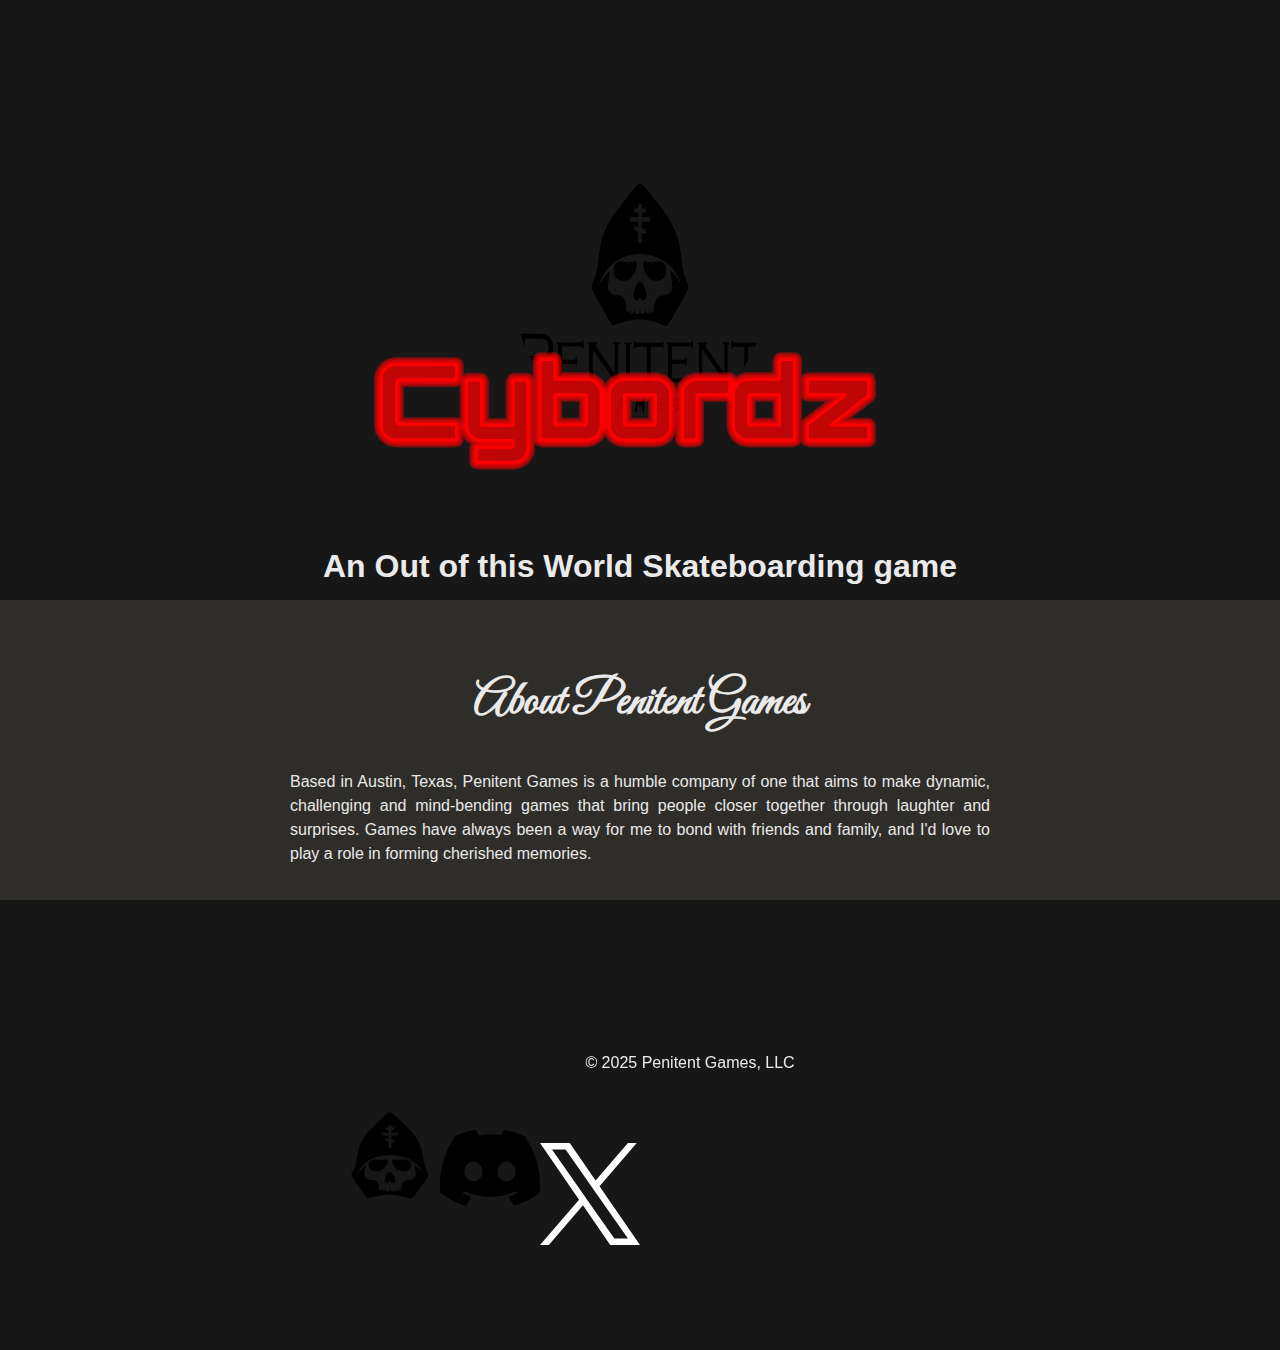
<file: index.html>
<!DOCTYPE html>
<html>
<head>
    <link rel="preconnect" href="https://fonts.googleapis.com">
    <link rel="preconnect" href="https://fonts.gstatic.com" crossorigin>
    <link href="https://fonts.googleapis.com/css2?family=Great+Vibes&display=swap" rel="stylesheet">
    <link href="https://cdn.jsdelivr.net/npm/bootstrap@5.3.2/dist/css/bootstrap.min.css" rel="stylesheet" integrity="sha384-T3c6CoIi6uLrA9TneNEoa7RxnatzjcDSCmG1MXxSR1GAsXEV/Dwwykc2MPK8M2HN" crossorigin="anonymous">
    <script src="https://cdn.jsdelivr.net/npm/bootstrap@5.3.2/dist/js/bootstrap.bundle.min.js" integrity="sha384-C6RzsynM9kWDrMNeT87bh95OGNyZPhcTNXj1NW7RuBCsyN/o0jlpcV8Qyq46cDfL" crossorigin="anonymous"></script>
    <meta name="viewport" content="width=device-width, initial-scale=1.0" />
    <link rel="stylesheet" href="css/main.css" />

    <link rel="icon" type="image/png" href="/favicon/favicon-96x96.png" sizes="96x96" />
    <link rel="icon" type="image/svg+xml" href="/favicon/favicon.svg" />
    <link rel="shortcut icon" href="/favicon/favicon.ico" />
    <link rel="apple-touch-icon" sizes="180x180" href="/favicon/apple-touch-icon.png" />
    <meta name="apple-mobile-web-app-title" content="Penitent" />
    <link rel="manifest" href="/favicon/site.webmanifest" />
</head>
<body>
<div id="heading" class="strip-container">
    <div class="strip">
        <a href="https://penitent.games">
            <img class="logo" alt="Penitent Games" src="images/logo-black-512.png" />
        </a>
    </div>
</div>
<div class="transition top"></div>
<!--<div class="strip-container heading-strip top">-->
<!--    <div class="strip">-->
<!--        <h2>In Development</h2>-->
<!--    </div>-->
<!--</div>-->
<div class="strip-container cybordz">
    <div class="strip">
        <a href="https://cybordz.com"><img class="title" alt="Cybordz" src="images/cybordz/title-logo.png" /></a>
        <h1 class="subtitle">An Out of this World Skateboarding game</h1>
        <p>
            Traverse the galaxy one epic combo at a time.
            Grind through astroid belts, collect upgrades, unlock turbo tricks and orbit the intergalactic gravity pipeline
            as you make your way to SciCorp's evil HQ in this cyberpunk space odyssey.
            Complete score challenges to add time to the clock.  Make it to SciCorp before it's too late.
        </p>

        <!-- Mailchimp Form -->
        <div id="mc_embed_shell">
            <div id="mc_embed_signup">
                <form action="https://games.us13.list-manage.com/subscribe/post?u=bb105755b056d4b53ee93aa4c&amp;id=d498d493fc&amp;f_id=00bb1de9f0" method="post" id="mc-embedded-subscribe-form" name="mc-embedded-subscribe-form" class="validate" target="_blank">
                    <div id="mc_embed_signup_scroll">
                        <div class="mc-field-group"><input type="email" name="EMAIL" class="required email" id="mce-EMAIL" required="" value="" placeholder="Email Address"></div>
                        <div class="mc-field-group input-group" style="display: none;">
                            <strong>Options</strong>
                            <ul>
                                <li><input type="checkbox" name="group[702449][1]" id="mce-group[702449]-702449-0" value="" checked><label for="mce-group[702449]-702449-0">Monthly Updates</label></li>
                                <li><input type="checkbox" name="group[702449][2]" id="mce-group[702449]-702449-1" value="" checked><label for="mce-group[702449]-702449-1">Announcements</label></li>
                                <li><input type="checkbox" name="group[702449][4]" id="mce-group[702449]-702449-2" value="" checked><label for="mce-group[702449]-702449-2">Playtest Events</label></li>
                            </ul>
                        </div>
                        <div id="mce-responses" class="clear">
                            <div class="response" id="mce-error-response" style="display: none;"></div>
                            <div class="response" id="mce-success-response" style="display: none;"></div>
                        </div><div aria-hidden="true" style="position: absolute; left: -5000px;"><input type="text" name="b_bb105755b056d4b53ee93aa4c_d498d493fc" tabindex="-1" value=""></div><div class="clear"><input type="submit" name="subscribe" id="mc-embedded-subscribe" class="button" value="Subscribe"></div>
                    </div>
                </form>
            </div>
        </div>
        <!-- End Mailchimp Form-->
        <div class="resizable-iframe">
            <div>
                <iframe src="https://www.youtube.com/embed/videoseries?list=PL-ywxh0Y94qmXWRakTUaePNBX_fuemBVK&rel=0&loop=1" title="YouTube video player" frameborder="0" allow="accelerometer; autoplay; clipboard-write; encrypted-media; gyroscope; picture-in-picture; web-share" referrerpolicy="strict-origin-when-cross-origin" allowfullscreen></iframe>
            </div>
        </div>
    </div>
</div>
<div class="transition bottom"></div>
<div class="strip-container about">
    <div class="strip">
        <h2>About Penitent Games</h2>
        <p>Based in Austin, Texas, Penitent Games is a humble company of one that aims to make dynamic, challenging and mind-bending games that bring people closer together through laughter and surprises.
            Games have always been a way for me to bond with friends and family, and I'd love to play a role in forming cherished memories.</p>
    </div>
</div>
<div id="footer" class="strip-container">
    <div class="strip">
        <div>
            <a href="https://penitent.games">
                <img class="logo" alt="logo" src="images/logo-no-text-black-transparent.png" />
            </a>
            <div>&copy; 2025 Penitent Games, LLC</div>
            <br/>
            <a href="https://discord.gg/eE64ZmNfAQ" class="discord">
                <img src="images/discord-symbol-black.svg"  alt="discord" />
            </a>
            <a href="https://x.com/penitent_games" class="x">
                <img src="images/x-logo.svg"  alt="X" />
            </a>
        </div>
    </div>
</div>
</body>
</html>
</file>
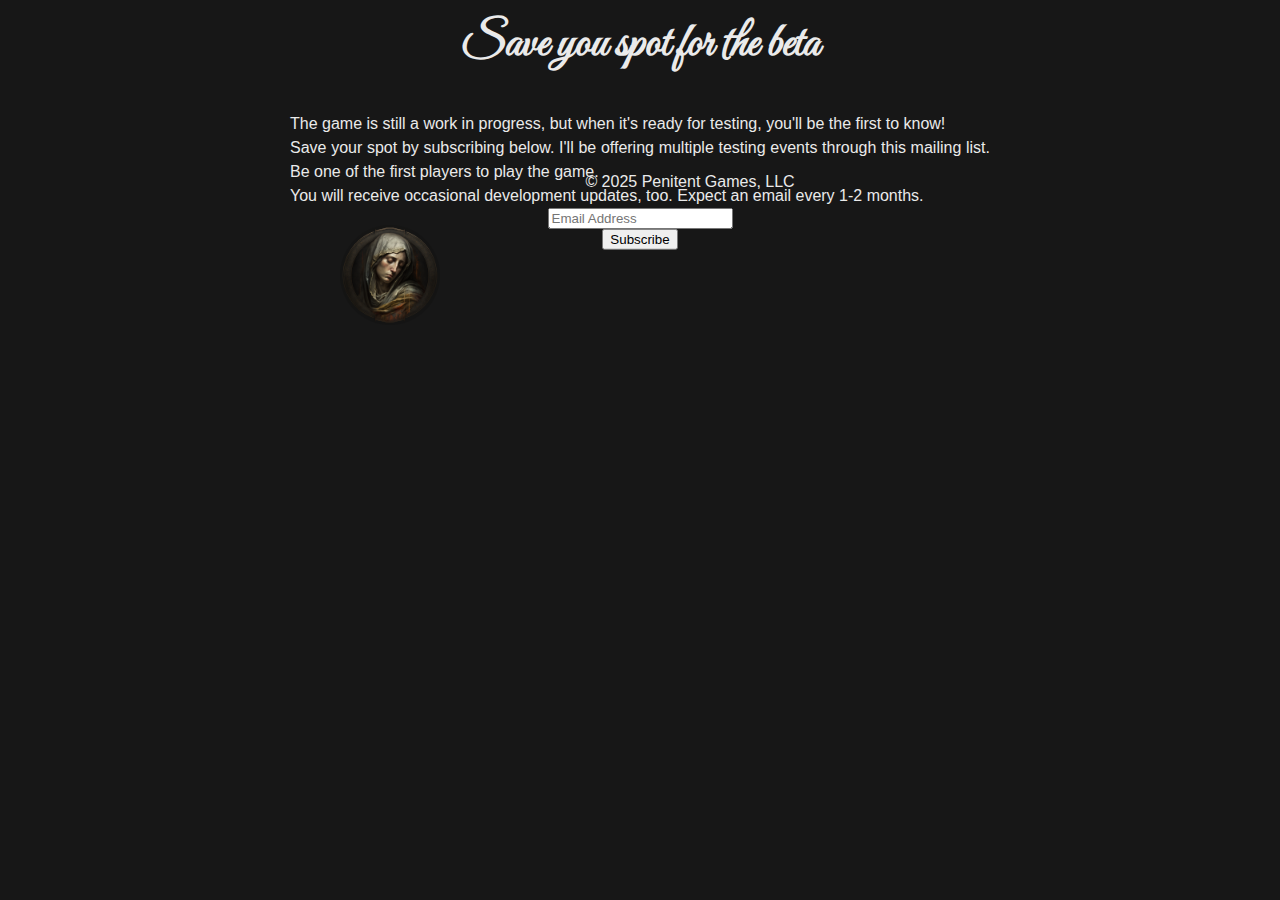
<file: cybordz/index.html>
<!DOCTYPE html>
<html>
<head>
    <!-- Google tag (gtag.js) -->
    <script async src="https://www.googletagmanager.com/gtag/js?id=G-13V1S04HNQ"></script>
    <script>
        window.dataLayer = window.dataLayer || [];
        function gtag(){dataLayer.push(arguments);}
        gtag('js', new Date());

        gtag('config', 'G-13V1S04HNQ');
    </script>
    <link rel="preconnect" href="https://fonts.googleapis.com">
    <link rel="preconnect" href="https://fonts.gstatic.com" crossorigin>
    <link href="https://fonts.googleapis.com/css2?family=Great+Vibes&display=swap" rel="stylesheet">
    <link href="https://cdn.jsdelivr.net/npm/bootstrap@5.3.2/dist/css/bootstrap.min.css" rel="stylesheet" integrity="sha384-T3c6CoIi6uLrA9TneNEoa7RxnatzjcDSCmG1MXxSR1GAsXEV/Dwwykc2MPK8M2HN" crossorigin="anonymous">
    <script src="https://cdn.jsdelivr.net/npm/bootstrap@5.3.2/dist/js/bootstrap.bundle.min.js" integrity="sha384-C6RzsynM9kWDrMNeT87bh95OGNyZPhcTNXj1NW7RuBCsyN/o0jlpcV8Qyq46cDfL" crossorigin="anonymous"></script>
    <meta name="viewport" content="width=device-width, initial-scale=1.0" />
    <link rel="stylesheet" href="../css/main.css" />
    <link rel="icon" type="image/png" href="/favicon/favicon-96x96.png" sizes="96x96" />
    <link rel="icon" type="image/svg+xml" href="/favicon/favicon.svg" />
    <link rel="shortcut icon" href="/favicon/favicon.ico" />
    <link rel="apple-touch-icon" sizes="180x180" href="/favicon/apple-touch-icon.png" />
    <meta name="apple-mobile-web-app-title" content="Penitent" />
    <link rel="manifest" href="/favicon/site.webmanifest" />
</head>
<body id="cybordz">
<div class="strip-container cybordz">
    <div class="strip">
        <a href="http://cybordz.com"><img alt="Cybordz" src="../images/cybordz/title-logo.png" /></a>
        <h2>Save you spot for the beta</h2>
        <p>
            The game is still a work in progress, but when it's ready for testing, you'll be the first to know!
        </p>
        <p>
            Save your spot by subscribing below.  I'll be offering multiple testing events through this mailing list.
            Be one of the first players to play the game.
        </p>
        <p>You will receive occasional development updates, too.  Expect an email every 1-2 months.</p>

        <div id="mc_embed_shell">
            <div id="mc_embed_signup">
                <form action="https://games.us13.list-manage.com/subscribe/post?u=bb105755b056d4b53ee93aa4c&amp;id=d498d493fc&amp;f_id=00bb1de9f0" method="post" id="mc-embedded-subscribe-form" name="mc-embedded-subscribe-form" class="validate" target="_blank">
                    <div id="mc_embed_signup_scroll">
                        <div class="mc-field-group"><input type="email" name="EMAIL" class="required email" id="mce-EMAIL" required="" value="" placeholder="Email Address"></div>
                        <div id="mce-responses" class="clear foot">
                            <div class="response" id="mce-error-response" style="display: none;"></div>
                            <div class="response" id="mce-success-response" style="display: none;"></div>
                        </div>
                        <div aria-hidden="true" style="position: absolute; left: -5000px;">
                            /* real people should not fill this in and expect good things - do not remove this or risk form bot signups */
                            <input type="text" name="b_bb105755b056d4b53ee93aa4c_d498d493fc" tabindex="-1" value="">
                        </div>
                        <div class="optionalParent">
                            <div class="clear foot">
                                <input type="submit" name="subscribe" id="mc-embedded-subscribe" class="button" value="Subscribe">
                            </div>
                        </div>
                    </div>
                </form>
            </div>
        </div>
<!--        <div id="cybordz-carousel" class="carousel slide" data-ride="carousel">-->
<!--            &lt;!&ndash; Indicators &ndash;&gt;-->
<!--            <div class="carousel-indicators">-->
<!--                <button type="button" data-bs-target="#cybordz-carousel" data-bs-slide-to="0" class="active" aria-current="true" aria-label="1"></button>-->
<!--                <button type="button" data-bs-target="#cybordz-carousel" data-bs-slide-to="1" aria-label="2"></button>-->
<!--                <button type="button" data-bs-target="#cybordz-carousel" data-bs-slide-to="2" aria-label="3"></button>-->
<!--                <button type="button" data-bs-target="#cybordz-carousel" data-bs-slide-to="3" aria-label="4"></button>-->
<!--                <button type="button" data-bs-target="#cybordz-carousel" data-bs-slide-to="4" aria-label="5"></button>-->
<!--                <button type="button" data-bs-target="#cybordz-carousel" data-bs-slide-to="5" aria-label="6"></button>-->
<!--                <button type="button" data-bs-target="#cybordz-carousel" data-bs-slide-to="6" aria-label="7"></button>-->
<!--            </div>-->

<!--            <div class="carousel-inner">-->
<!--                &lt;!&ndash;                <div class="carousel-item active">&ndash;&gt;-->
<!--                &lt;!&ndash;                    <iframe id="ytplayer" type="text/html" width="850" height="478"&ndash;&gt;-->
<!--                &lt;!&ndash;                            src="https://www.youtube.com/embed/1234?autoplay=1&origin=https://penitent.games"&ndash;&gt;-->
<!--                &lt;!&ndash;                            frameborder="0"></iframe>&ndash;&gt;-->
<!--                &lt;!&ndash;                </div>&ndash;&gt;-->
<!--                <div class="carousel-item active">-->
<!--                    <img alt="1" src="../images/cybordz/halfpipe.gif" />-->
<!--                </div>-->
<!--                <div class="carousel-item">-->
<!--                    <img alt="2" src="../images/cybordz/360-heelflip-off-ledge.gif" />-->
<!--                </div>-->
<!--                <div class="carousel-item">-->
<!--                    <img alt="3" src="../images/cybordz/aim-mode-activate.gif" />-->
<!--                </div>-->
<!--                <div class="carousel-item">-->
<!--                    <img alt="4" src="../images/cybordz/shooting-at-enemy-1.gif" />-->
<!--                </div>-->
<!--                <div class="carousel-item">-->
<!--                    <img alt="5" src="../images/cybordz/killing-enemy.gif" />-->
<!--                </div>-->
<!--                <div class="carousel-item">-->
<!--                    <img alt="6" src="../images/cybordz/rocket-board.gif" />-->
<!--                </div>-->


<!--                &lt;!&ndash; Left and right controls &ndash;&gt;-->
<!--                <button class="carousel-control-prev" type="button" data-bs-target="#cybordz-carousel" data-bs-slide="prev">-->
<!--                    <span class="carousel-control-prev-icon" aria-hidden="true"></span>-->
<!--                    <span class="visually-hidden">Previous</span>-->
<!--                </button>-->
<!--                <button class="carousel-control-next" type="button" data-bs-target="#cybordz-carousel" data-bs-slide="next">-->
<!--                    <span class="carousel-control-next-icon" aria-hidden="true"></span>-->
<!--                    <span class="visually-hidden">Next</span>-->
<!--                </button>-->
<!--            </div>-->
<!--        </div>-->
    </div>
</div>
<div id="footer" class="strip-container">
    <div class="strip">
        <div>
            <a href="https://penitent.games">
                <img class="logo" alt="logo" src="../images/logo-250.png" />
            </a>
            <div>&copy; 2025 Penitent Games, LLC</div>
        </div>
        <!--        <iframe src="https://cdn.forms-content-1.sg-form.com/66a7c92e-5a6b-11ee-8a3c-06dc0b70ae52"></iframe>-->
        </div>
    </div>
</body>
</html>
</file>
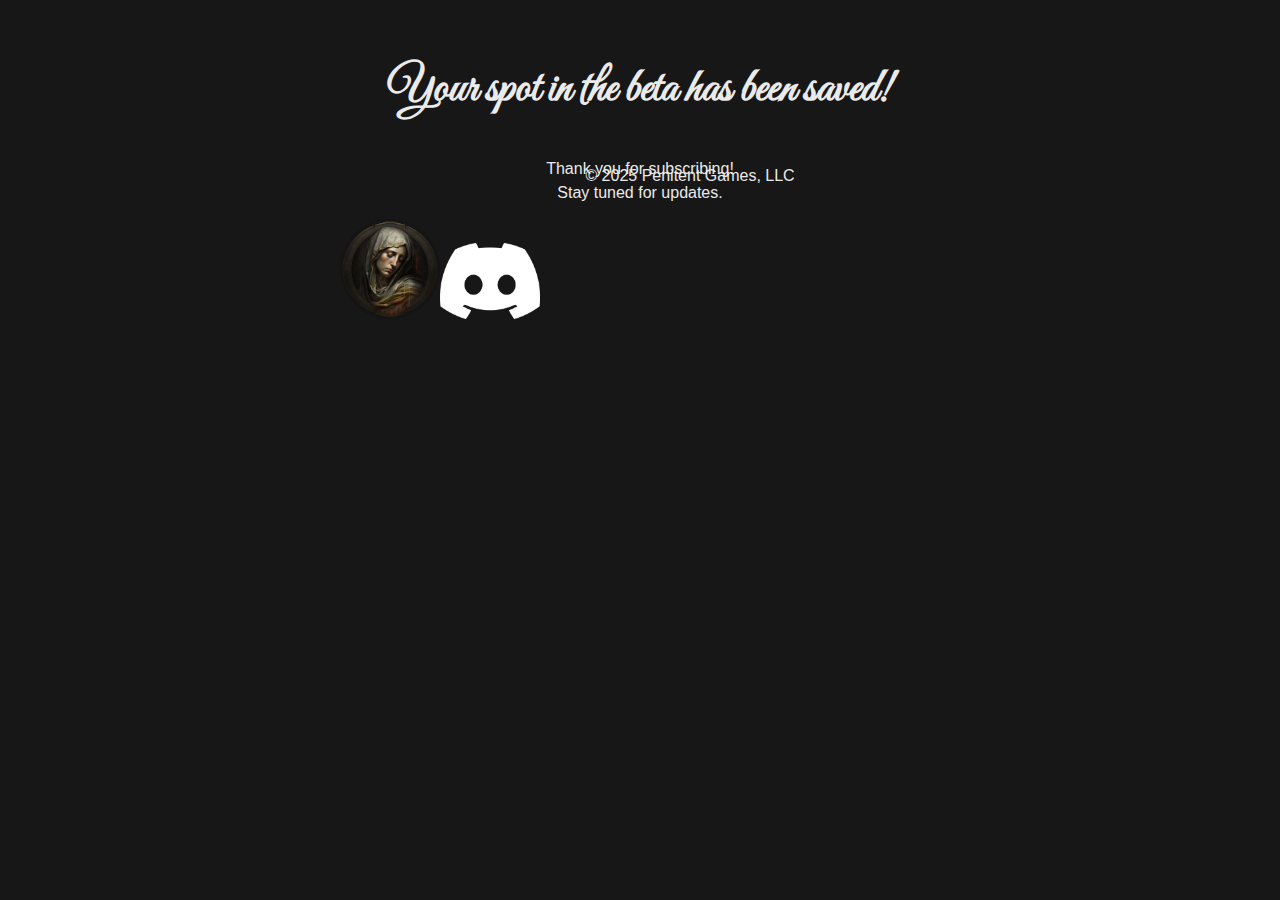
<file: cybordz/confirm/index.html>
<!DOCTYPE html>
<html>
<head>
    <!-- Google tag (gtag.js) -->
    <script async src="https://www.googletagmanager.com/gtag/js?id=G-13V1S04HNQ"></script>
    <script>
        window.dataLayer = window.dataLayer || [];
        function gtag(){dataLayer.push(arguments);}
        gtag('js', new Date());

        gtag('config', 'G-13V1S04HNQ');
    </script>
    <link rel="preconnect" href="https://fonts.googleapis.com">
    <link rel="preconnect" href="https://fonts.gstatic.com" crossorigin>
    <link href="https://fonts.googleapis.com/css2?family=Great+Vibes&display=swap" rel="stylesheet">
    <link href="https://cdn.jsdelivr.net/npm/bootstrap@5.3.2/dist/css/bootstrap.min.css" rel="stylesheet" integrity="sha384-T3c6CoIi6uLrA9TneNEoa7RxnatzjcDSCmG1MXxSR1GAsXEV/Dwwykc2MPK8M2HN" crossorigin="anonymous">
    <script src="https://cdn.jsdelivr.net/npm/bootstrap@5.3.2/dist/js/bootstrap.bundle.min.js" integrity="sha384-C6RzsynM9kWDrMNeT87bh95OGNyZPhcTNXj1NW7RuBCsyN/o0jlpcV8Qyq46cDfL" crossorigin="anonymous"></script>
    <meta name="viewport" content="width=device-width, initial-scale=1.0" />
    <link rel="stylesheet" href="../../css/main.css" />
    <link rel="icon" type="image/png" href="/favicon/favicon-96x96.png" sizes="96x96" />
    <link rel="icon" type="image/svg+xml" href="/favicon/favicon.svg" />
    <link rel="shortcut icon" href="/favicon/favicon.ico" />
    <link rel="apple-touch-icon" sizes="180x180" href="/favicon/apple-touch-icon.png" />
    <meta name="apple-mobile-web-app-title" content="Penitent" />
    <link rel="manifest" href="/favicon/site.webmanifest" />
</head>
<body id="cybordz">
<div class="strip-container cybordz">
    <div class="strip">
        <a href="http://cybordz.com"><img alt="Cybordz" src="../../images/cybordz/title-logo.png" /></a>
        <h2>Your spot in the beta has been saved!</h2>
        <p style="text-align: center">
            Thank you for subscribing!
        </p>
        <p style="text-align: center">
            Stay tuned for updates.
        </p>
    </div>
</div>
<div id="footer" class="strip-container">
    <div class="strip">
        <div>
            <a href="https://penitent.games">
                <img class="logo" alt="logo" src="../../images/logo-250.png" />
            </a>
            <div>&copy; 2025 Penitent Games, LLC</div>
            <br/>
            <a href="https://discord.gg/eE64ZmNfAQ" class="discord">
                <img src="../../images/icon_clyde_white_RGB.png"  alt="discord" />
            </a>
        </div>
    </div>
</div>
</body>
</html>
</file>
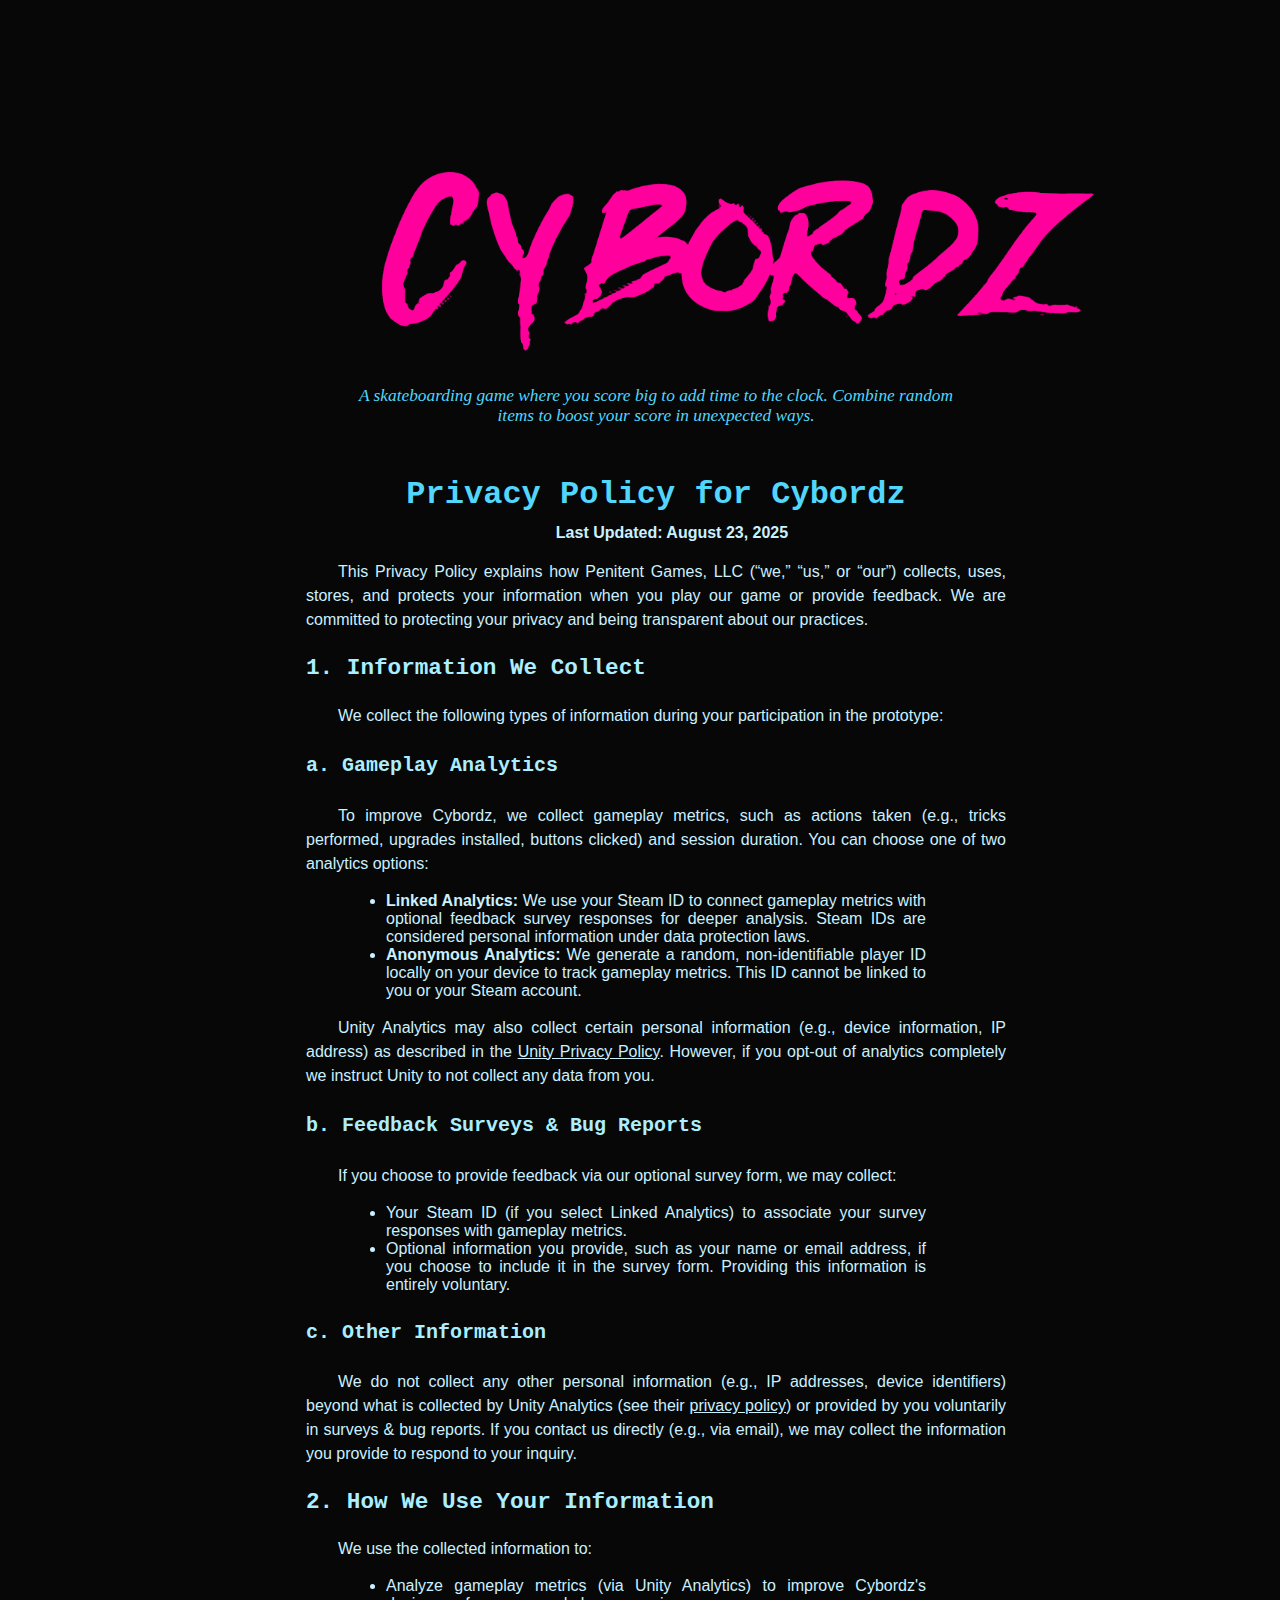
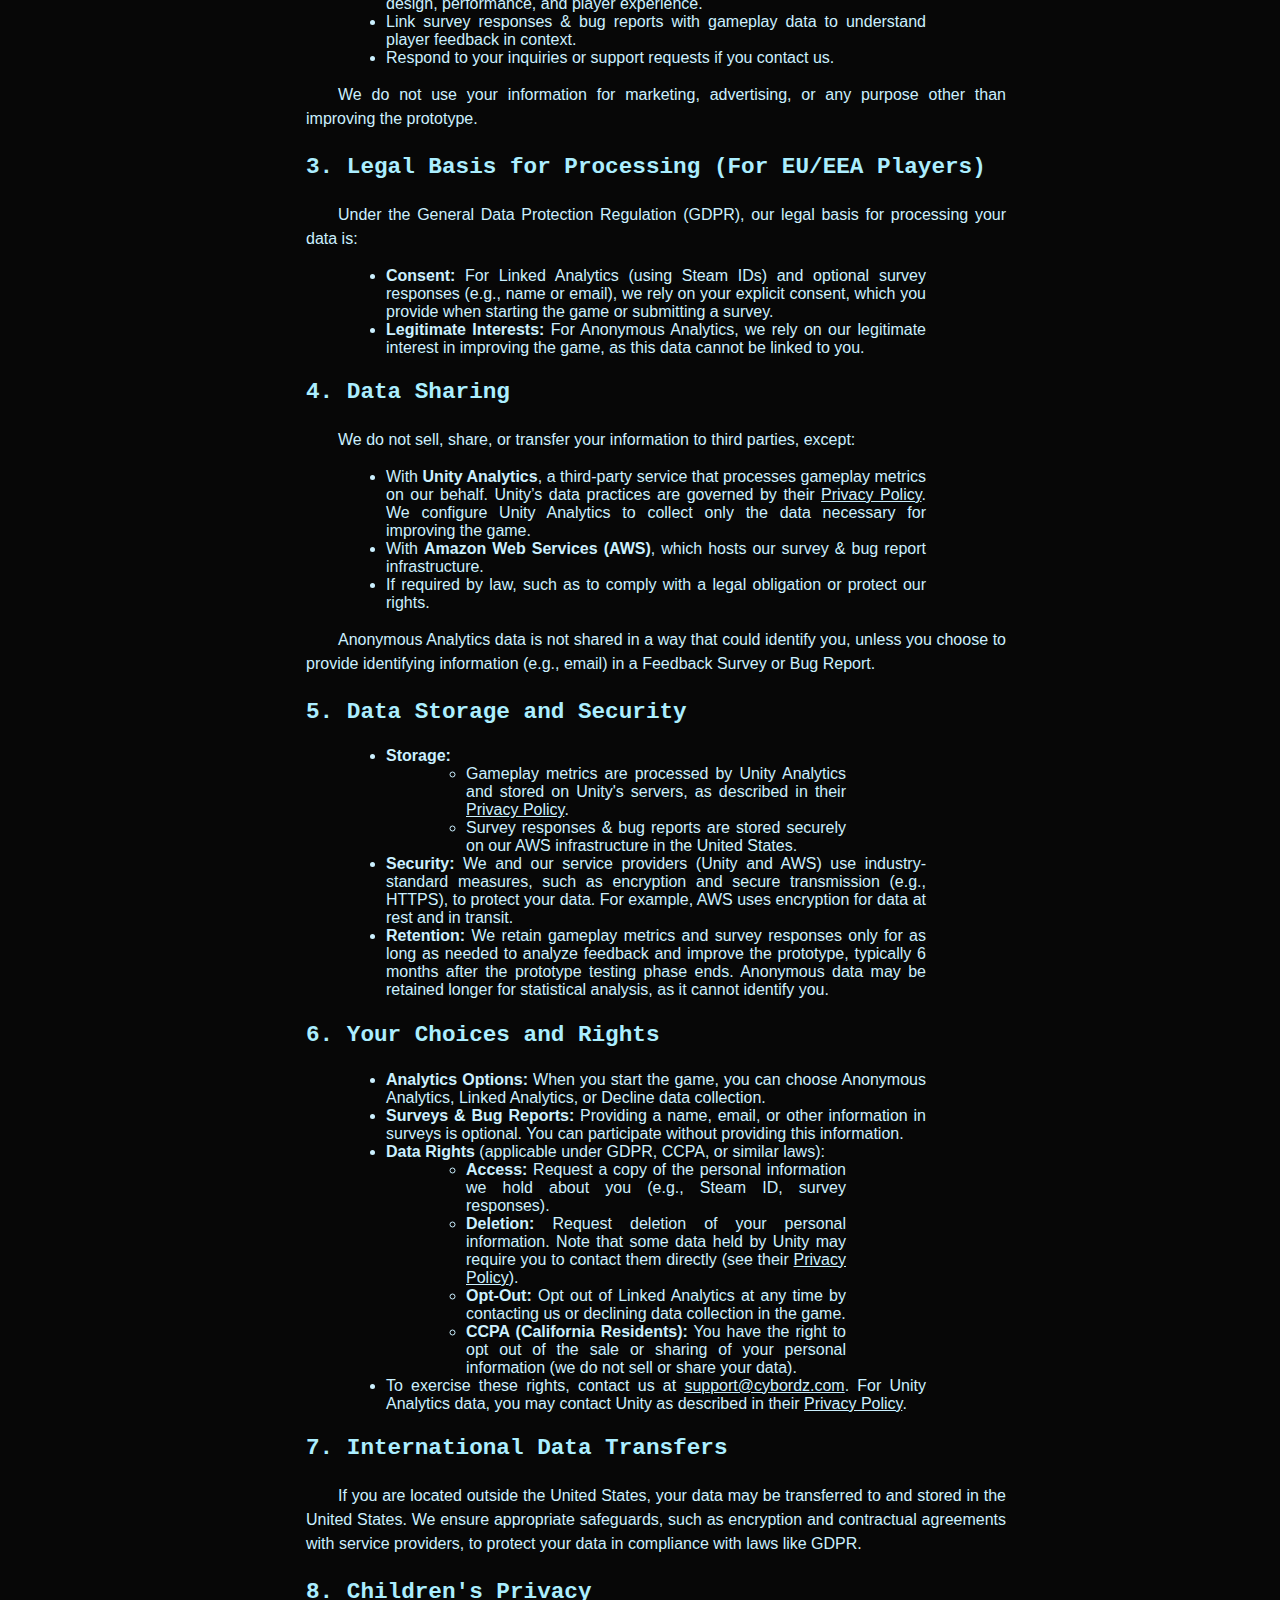
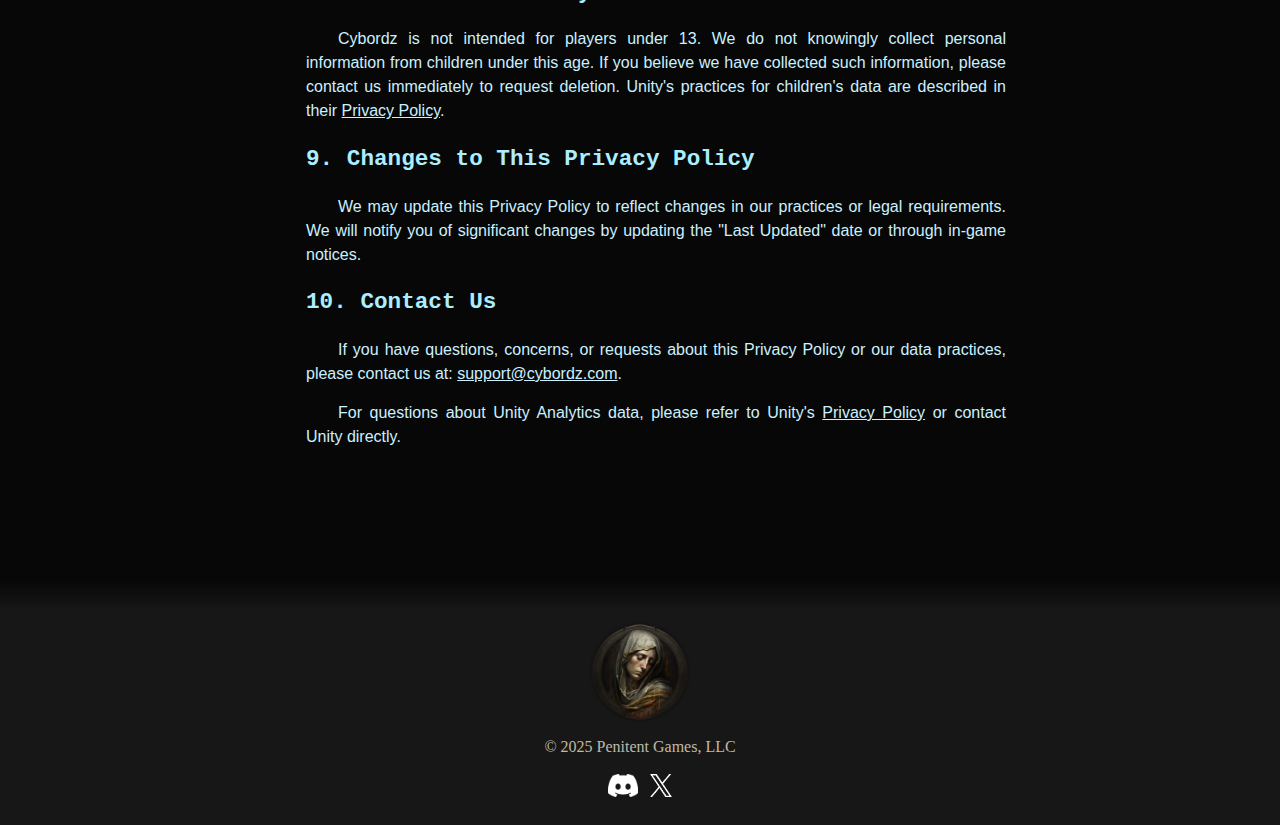
<file: cybordz/game-privacy-policy/index.html>
<!DOCTYPE html>
<html>
<head>
    <script defer src="https://cloud.umami.is/script.js" data-website-id="2736bba7-7705-408b-8e81-dbb0cc797854"></script>
    <link rel="preconnect" href="https://fonts.googleapis.com">
    <link rel="preconnect" href="https://fonts.gstatic.com" crossorigin>
    <link href="https://fonts.googleapis.com/css2?family=Great+Vibes&display=swap" rel="stylesheet">
    <link href="https://cdn.jsdelivr.net/npm/bootstrap@5.3.2/dist/css/bootstrap.min.css" rel="stylesheet" integrity="sha384-T3c6CoIi6uLrA9TneNEoa7RxnatzjcDSCmG1MXxSR1GAsXEV/Dwwykc2MPK8M2HN" crossorigin="anonymous">
    <script src="https://cdn.jsdelivr.net/npm/bootstrap@5.3.2/dist/js/bootstrap.bundle.min.js" integrity="sha384-C6RzsynM9kWDrMNeT87bh95OGNyZPhcTNXj1NW7RuBCsyN/o0jlpcV8Qyq46cDfL" crossorigin="anonymous"></script>
    <meta name="viewport" content="width=device-width, initial-scale=1.0" />
    <link rel="stylesheet" href="../css/main.css" />
    <link rel="icon" type="image/png" href="/favicon/favicon-96x96.png" sizes="96x96" />
    <link rel="icon" type="image/svg+xml" href="/favicon/favicon.svg" />
    <link rel="shortcut icon" href="/favicon/favicon.ico" />
    <link rel="apple-touch-icon" sizes="180x180" href="/favicon/apple-touch-icon.png" />
    <meta name="apple-mobile-web-app-title" content="Penitent" />
    <link rel="manifest" href="/favicon/site.webmanifest" />
</head>
<body id="cybordz">
<div class="strip-container cybordz privacy-policy">
    <div class="strip">
        <a href="https://cybordz.com"><img alt="Cybordz" class="title" src="../images/cybordz/title-logo.png" /></a>
        <h1 class="subtitle">A skateboarding game where you score big to add time to the clock. Combine random items to boost your score in unexpected ways.</h1>

        <h2>Privacy Policy for Cybordz</h2>
        <p style="text-align: center;"><b>Last Updated: August 23, 2025</b></p>
        <p>
            This Privacy Policy explains how Penitent Games, LLC (“we,” “us,” or “our”) collects, uses, stores, and protects your information when you play our game or provide feedback. We are committed to protecting your privacy and being transparent about our practices.
        </p>
        
        <h3>1. Information We Collect</h3>
        <p>
            We collect the following types of information during your participation in the prototype:
        </p>
        <h4>a. Gameplay Analytics</h4>
        <p>To improve Cybordz, we collect gameplay metrics, such as actions taken (e.g., tricks performed, upgrades installed, buttons clicked) and session duration.
            You can choose one of two analytics options:</p>
        <ul>
            <li><b>Linked Analytics:</b> We use your Steam ID to connect gameplay metrics with optional feedback survey responses for deeper analysis. Steam IDs are considered personal information under data protection laws.</li>
            <li><b>Anonymous Analytics:</b> We generate a random, non-identifiable player ID locally on your device to track gameplay metrics. This ID cannot be linked to you or your Steam account.</li>
        </ul>
        <p>Unity Analytics may also collect certain personal information (e.g., device information, IP address) 
            as described in the <a href="https://unity.com/legal/game-player-and-app-user-privacy-policy">Unity Privacy Policy</a>.
            However, if you opt-out of analytics completely we instruct Unity to not collect any data from you.</p>
        
        <h4>b. Feedback Surveys &amp; Bug Reports</h4>
        <p>If you choose to provide feedback via our optional survey form, we may collect:</p>
        <ul>
            <li>Your Steam ID (if you select Linked Analytics) to associate your survey responses with gameplay metrics.</li>
            <li>Optional information you provide, such as your name or email address, if you choose to include it in the survey form. Providing this information is entirely voluntary.</li>
        </ul>
        <h4>c. Other Information</h4>
        <p>We do not collect any other personal information (e.g., IP addresses, device identifiers)
            beyond what is collected by Unity Analytics (see their <a 
                    href="https://unity.com/legal/game-player-and-app-user-privacy-policy">privacy policy</a>) or 
            provided by you voluntarily in surveys &amp; bug reports.  If you contact us directly (e.g., via email),
            we may collect the information you provide to respond to your inquiry.</p>
        
        <h3>2. How We Use Your Information</h3>
        <p>We use the collected information to:</p>
        <ul>
            <li>Analyze gameplay metrics (via Unity Analytics) to improve Cybordz's design, performance, and player 
                experience.</li>
            <li>Link survey responses &amp; bug reports with gameplay data to understand player feedback in 
                context.</li>
            <li>Respond to your inquiries or support requests if you contact us.</li>
        </ul>
        <p>We do not use your information for marketing, advertising, or any purpose other than improving the prototype.</p>
        
        <h3>3. Legal Basis for Processing (For EU/EEA Players)</h3>
        <p>Under the General Data Protection Regulation (GDPR), our legal basis for processing your data is:</p>
        <ul>
            <li><b>Consent:</b> For Linked Analytics (using Steam IDs) and optional survey responses (e.g., name or email), we rely on your explicit consent, which you provide when starting the game or submitting a survey.</li>
            <li><b>Legitimate Interests:</b> For Anonymous Analytics, we rely on our legitimate interest in improving the game, as this data cannot be linked to you.</li>
        </ul>
        
        <h3>4. Data Sharing</h3>
        <p>We do not sell, share, or transfer your information to third parties, except:</p>
        <ul>
            
            <li>With <b>Unity Analytics</b>, a third-party service that processes gameplay metrics on our behalf.
                Unity’s data practices are governed by their <a href="https://unity.com/legal/game-player-and-app-user-privacy-policy">Privacy Policy</a>.
                We configure Unity Analytics to collect only the data necessary for improving the game.</li>
            <li>With <b>Amazon Web Services (AWS)</b>, which hosts our survey &amp; bug report infrastructure.</li>
            <li>If required by law, such as to comply with a legal obligation or protect our rights.</li>
        </ul>
        <p>Anonymous Analytics data is not shared in a way that could identify you, unless you choose to provide identifying information (e.g., email) in a Feedback Survey or Bug Report.</p>
            
        <h3>5. Data Storage and Security</h3>
        <ul>
            <li><b>Storage:</b>
                <ul>
                    <li>Gameplay metrics are processed by Unity Analytics and stored on Unity's servers, as described
                        in their <a href="https://unity.com/legal/game-player-and-app-user-privacy-policy">Privacy 
                            Policy</a>.</li>
                    <li>Survey responses &amp; bug reports are stored securely on our AWS infrastructure in the United 
                        States.</li>
                </ul>
            </li>
            <li><b>Security:</b> We and our service providers (Unity and AWS) use industry-standard measures, such as 
                encryption and secure transmission (e.g., HTTPS), to protect your data.  For example, AWS uses 
                encryption for data at rest and in transit.</li>
            <li><b>Retention:</b> We retain gameplay metrics and survey responses only for as long as needed to analyze
                feedback and improve the prototype, typically 6 months after the prototype testing phase ends.
                Anonymous data may be retained longer for statistical analysis, as it cannot identify you.</li>
        </ul>
        
        <h3>6. Your Choices and Rights</h3>
        <ul>
            <li><b>Analytics Options:</b> When you start the game, you can choose Anonymous Analytics, Linked Analytics, or Decline data collection.</li>
            <li><b>Surveys &amp; Bug Reports:</b> Providing a name, email, or other information in surveys is optional. You can participate without providing this information.</li>
            <li>
                <b>Data Rights</b> (applicable under GDPR, CCPA, or similar laws):
                <ul>
                    <li><b>Access:</b> Request a copy of the personal information we hold about you (e.g., Steam ID, survey responses).</li>
                    <li><b>Deletion:</b> Request deletion of your personal information. Note that some data held by 
                        Unity may require you to contact them directly (see their <a 
                                href="https://unity.com/legal/game-player-and-app-user-privacy-policy">Privacy 
                            Policy</a>).
                    </li>
                    <li><b>Opt-Out:</b> Opt out of Linked Analytics at any time by contacting us or declining data collection in the game.</li>
                    <li><b>CCPA (California Residents):</b> You have the right to opt out of the sale or sharing of your personal information (we do not sell or share your data).</li>
                </ul>
            </li>
            <li>To exercise these rights, contact us at <a href="mailto:support@cybordz.com">support@cybordz.com</a>.
             For Unity Analytics data, you may contact Unity as described in their <a 
                        href="https://unity.com/legal/game-player-and-app-user-privacy-policy">Privacy Policy</a>.</li>
        </ul>

        <h3>7. International Data Transfers</h3>
        <p>If you are located outside the United States, your data may be transferred to and stored in the United States.
            We ensure appropriate safeguards, such as encryption and contractual agreements with service providers,
            to protect your data in compliance with laws like GDPR.</p>
            
        <h3>8. Children's Privacy</h3>
        <p>Cybordz is not intended for players under 13. We do not knowingly collect personal information from children
            under this age. If you believe we have collected such information, please contact us immediately to request deletion.
            Unity's practices for children's data are described in their <a 
                    href="https://unity.com/legal/game-player-and-app-user-privacy-policy">Privacy Policy</a>.
        </p>
            
        <h3>9. Changes to This Privacy Policy</h3>
        <p>We may update this Privacy Policy to reflect changes in our practices or legal requirements.
            We will notify you of significant changes by updating the "Last Updated" date or through in-game notices.
            
        <h3>10. Contact Us</h3>
        <p>If you have questions, concerns, or requests about this Privacy Policy or our data practices, please contact us at: <a href="mailto:support@cybordz.com">support@cybordz.com</a>.</p>
        <p>For questions about Unity Analytics data, please refer to Unity's <a
                href="https://unity.com/legal/game-player-and-app-user-privacy-policy">Privacy Policy</a> or contact Unity directly.</p>
    </div>
</div>
<div class="transition bottom"></div>
<div id="footer" class="strip-container">
    <div class="strip">
        <div>
            <a href="https://penitent.games">
                <img class="logo" alt="logo" src="../images/logo-250.png" />
            </a>
            <div>&copy; 2025 Penitent Games, LLC</div>
            <br/>
            <a href="https://discord.gg/eE64ZmNfAQ" class="discord">
                <img src="../images/icon_clyde_white_RGB.png"  alt="discord" />
            </a>
            <a href="https://x.com/penitent_games" class="x">
                <img src="../images/logo-white.png"  alt="X" />
            </a>
        </div>
    </div>
</div>
</body>
</html>
</file>
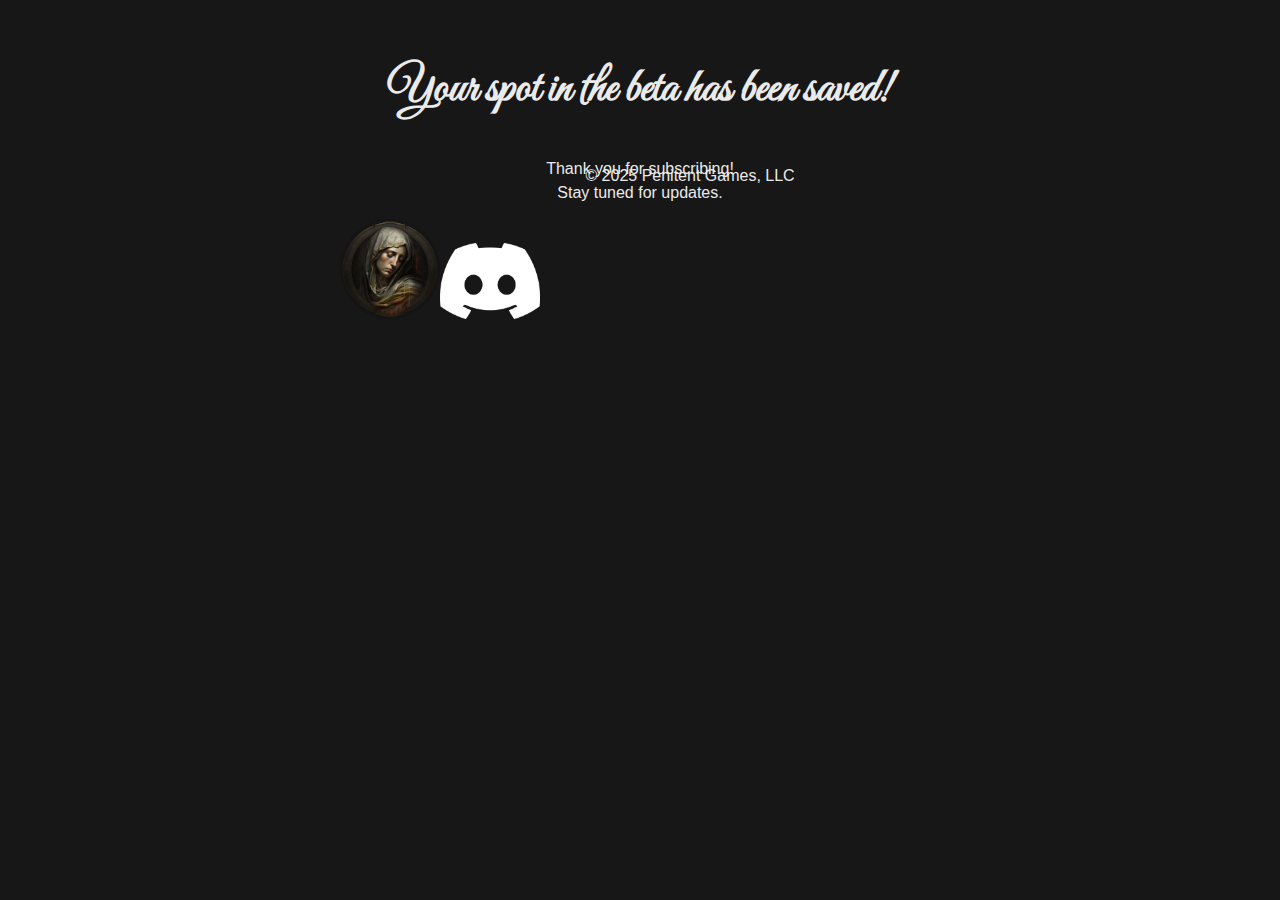
<file: cybordz/confirm.html>
<!DOCTYPE html>
<html>
<head>
    <script defer src="https://cloud.umami.is/script.js" data-website-id="2736bba7-7705-408b-8e81-dbb0cc797854"></script>
    <link rel="preconnect" href="https://fonts.googleapis.com">
    <link rel="preconnect" href="https://fonts.gstatic.com" crossorigin>
    <link href="https://fonts.googleapis.com/css2?family=Great+Vibes&display=swap" rel="stylesheet">
    <link href="https://cdn.jsdelivr.net/npm/bootstrap@5.3.2/dist/css/bootstrap.min.css" rel="stylesheet" integrity="sha384-T3c6CoIi6uLrA9TneNEoa7RxnatzjcDSCmG1MXxSR1GAsXEV/Dwwykc2MPK8M2HN" crossorigin="anonymous">
    <script src="https://cdn.jsdelivr.net/npm/bootstrap@5.3.2/dist/js/bootstrap.bundle.min.js" integrity="sha384-C6RzsynM9kWDrMNeT87bh95OGNyZPhcTNXj1NW7RuBCsyN/o0jlpcV8Qyq46cDfL" crossorigin="anonymous"></script>
    <meta name="viewport" content="width=device-width, initial-scale=1.0" />
    <link rel="stylesheet" href="../../css/main.css" />
    <link rel="icon" type="image/png" href="/favicon/favicon-96x96.png" sizes="96x96" />
    <link rel="icon" type="image/svg+xml" href="/favicon/favicon.svg" />
    <link rel="shortcut icon" href="/favicon/favicon.ico" />
    <link rel="apple-touch-icon" sizes="180x180" href="/favicon/apple-touch-icon.png" />
    <meta name="apple-mobile-web-app-title" content="Penitent" />
    <link rel="manifest" href="/favicon/site.webmanifest" />
</head>
<body id="cybordz">
<div class="strip-container cybordz">
    <div class="strip">
        <a href="https://cybordz.com"><img alt="Cybordz" src="../../images/cybordz/title-logo.png" /></a>
        <h2>Your spot in the beta has been saved!</h2>
        <p style="text-align: center">
            Thank you for subscribing!
        </p>
        <p style="text-align: center">
            Stay tuned for updates.
        </p>
    </div>
</div>
<div id="footer" class="strip-container">
    <div class="strip">
        <div>
            <a href="https://penitent.games">
                <img class="logo" alt="logo" src="../../images/logo-250.png" />
            </a>
            <div>&copy; 2025 Penitent Games, LLC</div>
            <br/>
            <a href="https://discord.gg/eE64ZmNfAQ" class="discord">
                <img src="../../images/icon_clyde_white_RGB.png"  alt="discord" />
            </a>
        </div>
    </div>
</div>
</body>
</html>
</file>
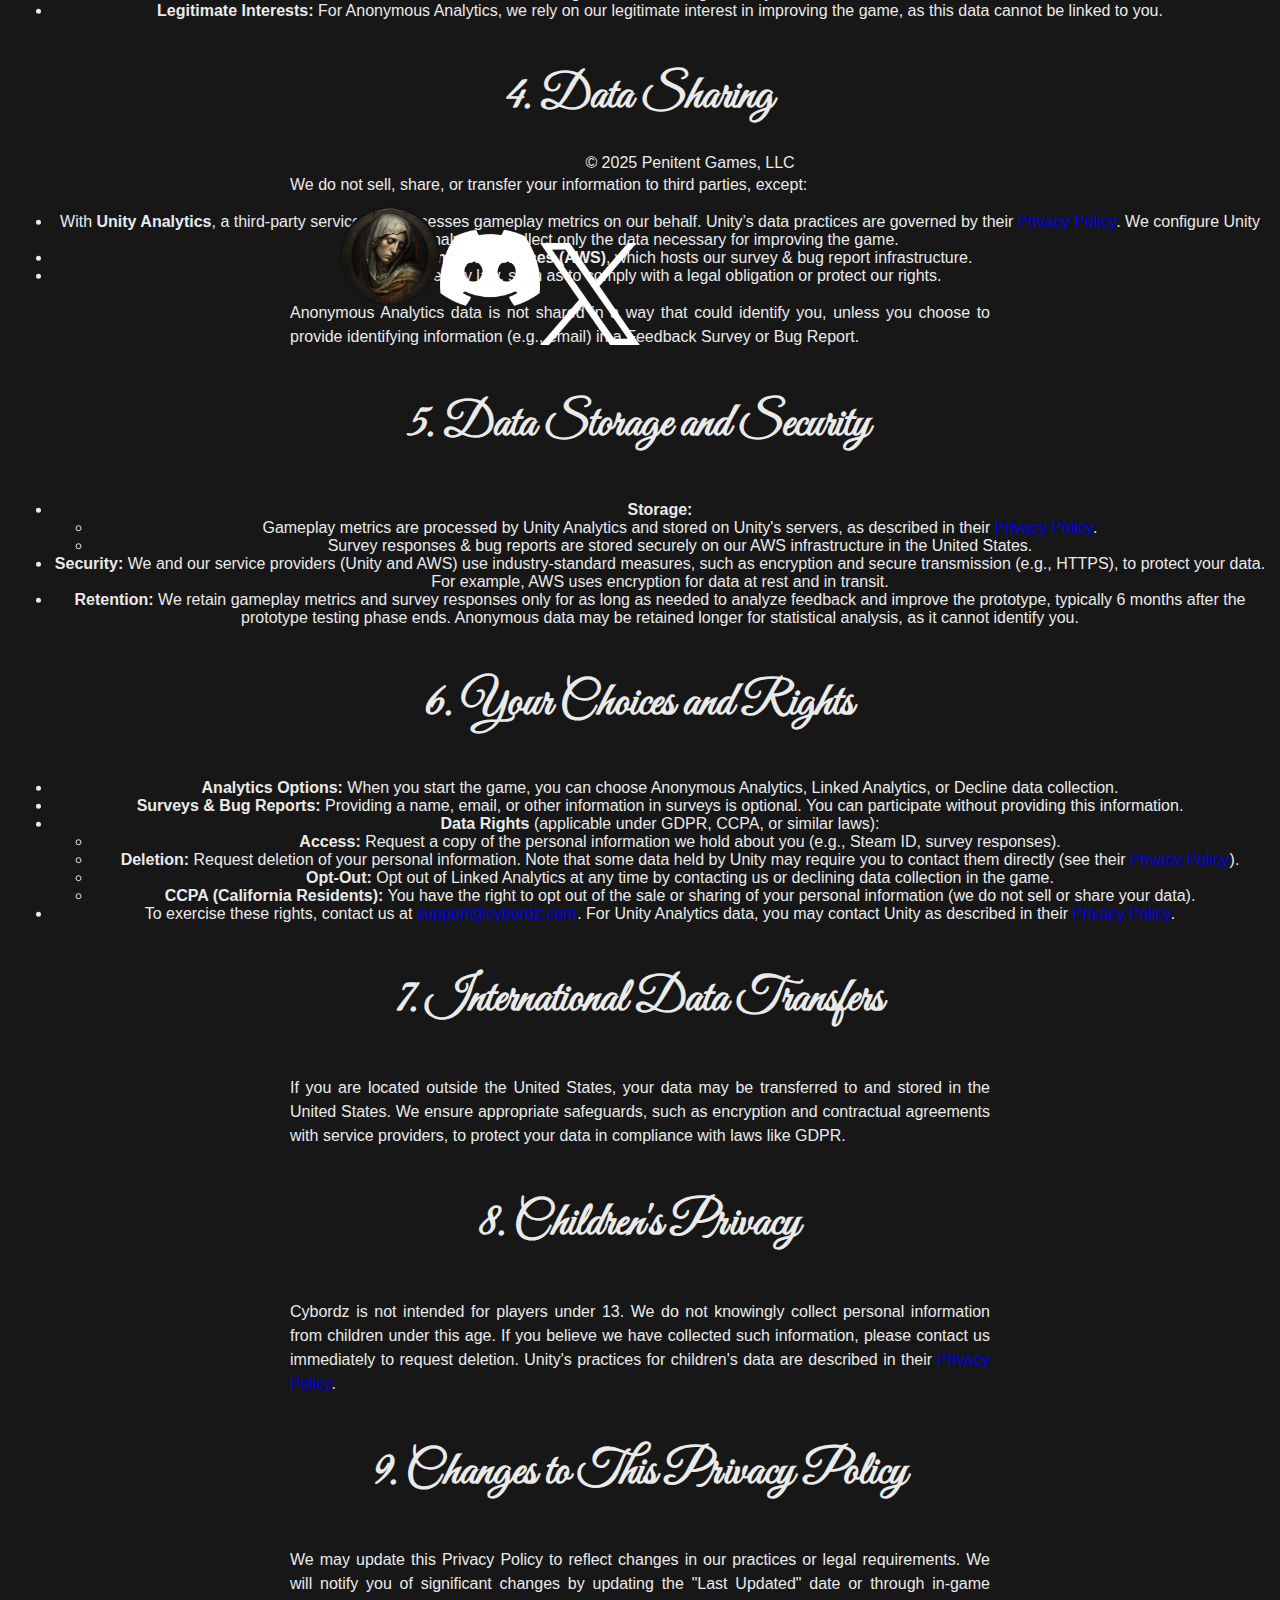
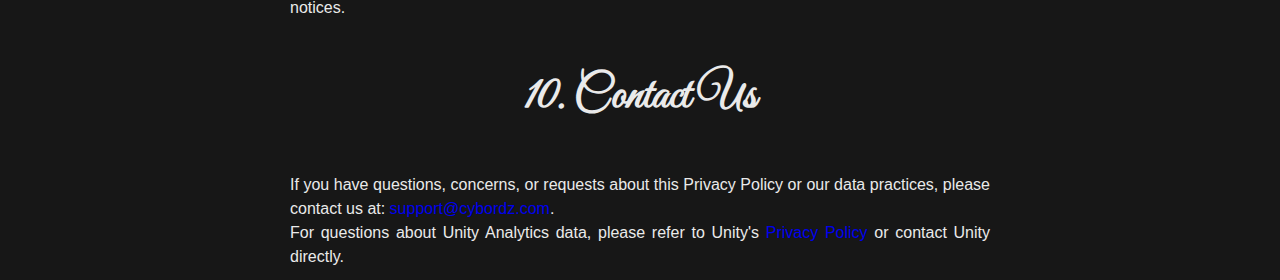
<file: cybordz/game-privacy-policy.html>
<!DOCTYPE html>
<html>
<head>
    <link rel="preconnect" href="https://fonts.googleapis.com">
    <link rel="preconnect" href="https://fonts.gstatic.com" crossorigin>
    <link href="https://fonts.googleapis.com/css2?family=Great+Vibes&display=swap" rel="stylesheet">
    <link href="https://cdn.jsdelivr.net/npm/bootstrap@5.3.2/dist/css/bootstrap.min.css" rel="stylesheet" integrity="sha384-T3c6CoIi6uLrA9TneNEoa7RxnatzjcDSCmG1MXxSR1GAsXEV/Dwwykc2MPK8M2HN" crossorigin="anonymous">
    <script src="https://cdn.jsdelivr.net/npm/bootstrap@5.3.2/dist/js/bootstrap.bundle.min.js" integrity="sha384-C6RzsynM9kWDrMNeT87bh95OGNyZPhcTNXj1NW7RuBCsyN/o0jlpcV8Qyq46cDfL" crossorigin="anonymous"></script>
    <meta name="viewport" content="width=device-width, initial-scale=1.0" />
    <link rel="stylesheet" href="../css/main.css" />
    <link rel="icon" type="image/png" href="/favicon/favicon-96x96.png" sizes="96x96" />
    <link rel="icon" type="image/svg+xml" href="/favicon/favicon.svg" />
    <link rel="shortcut icon" href="/favicon/favicon.ico" />
    <link rel="apple-touch-icon" sizes="180x180" href="/favicon/apple-touch-icon.png" />
    <meta name="apple-mobile-web-app-title" content="Penitent" />
    <link rel="manifest" href="/favicon/site.webmanifest" />
</head>
<body id="cybordz">
<div class="strip-container cybordz privacy-policy">
    <div class="strip">
        <a href="https://cybordz.com"><img alt="Cybordz" class="title" src="../images/cybordz/title-logo.png" /></a>
        <h1 class="subtitle">A skateboarding game where you score big to add time to the clock. Combine random items to boost your score in unexpected ways.</h1>

        <h2>Privacy Policy for Cybordz</h2>
        <p style="text-align: center;"><b>Last Updated: August 23, 2025</b></p>
        <p>
            This Privacy Policy explains how Penitent Games, LLC (“we,” “us,” or “our”) collects, uses, stores, and protects your information when you play our game or provide feedback. We are committed to protecting your privacy and being transparent about our practices.
        </p>
        
        <h3>1. Information We Collect</h3>
        <p>
            We collect the following types of information during your participation in the prototype:
        </p>
        <h4>a. Gameplay Analytics</h4>
        <p>To improve Cybordz, we collect gameplay metrics, such as actions taken (e.g., tricks performed, upgrades installed, buttons clicked) and session duration.
            You can choose one of two analytics options:</p>
        <ul>
            <li><b>Linked Analytics:</b> We use your Steam ID to connect gameplay metrics with optional feedback survey responses for deeper analysis. Steam IDs are considered personal information under data protection laws.</li>
            <li><b>Anonymous Analytics:</b> We generate a random, non-identifiable player ID locally on your device to track gameplay metrics. This ID cannot be linked to you or your Steam account.</li>
        </ul>
        <p>Unity Analytics may also collect certain personal information (e.g., device information, IP address) 
            as described in the <a href="https://unity.com/legal/game-player-and-app-user-privacy-policy">Unity Privacy Policy</a>.
            However, if you opt-out of analytics completely we instruct Unity to not collect any data from you.</p>
        
        <h4>b. Feedback Surveys &amp; Bug Reports</h4>
        <p>If you choose to provide feedback via our optional survey form, we may collect:</p>
        <ul>
            <li>Your Steam ID (if you select Linked Analytics) to associate your survey responses with gameplay metrics.</li>
            <li>Optional information you provide, such as your name or email address, if you choose to include it in the survey form. Providing this information is entirely voluntary.</li>
        </ul>
        <h4>c. Other Information</h4>
        <p>We do not collect any other personal information (e.g., IP addresses, device identifiers)
            beyond what is collected by Unity Analytics (see their <a 
                    href="https://unity.com/legal/game-player-and-app-user-privacy-policy">privacy policy</a>) or 
            provided by you voluntarily in surveys &amp; bug reports.  If you contact us directly (e.g., via email),
            we may collect the information you provide to respond to your inquiry.</p>
        
        <h3>2. How We Use Your Information</h3>
        <p>We use the collected information to:</p>
        <ul>
            <li>Analyze gameplay metrics (via Unity Analytics) to improve Cybordz's design, performance, and player 
                experience.</li>
            <li>Link survey responses &amp; bug reports with gameplay data to understand player feedback in 
                context.</li>
            <li>Respond to your inquiries or support requests if you contact us.</li>
        </ul>
        <p>We do not use your information for marketing, advertising, or any purpose other than improving the prototype.</p>
        
        <h3>3. Legal Basis for Processing (For EU/EEA Players)</h3>
        <p>Under the General Data Protection Regulation (GDPR), our legal basis for processing your data is:</p>
        <ul>
            <li><b>Consent:</b> For Linked Analytics (using Steam IDs) and optional survey responses (e.g., name or email), we rely on your explicit consent, which you provide when starting the game or submitting a survey.</li>
            <li><b>Legitimate Interests:</b> For Anonymous Analytics, we rely on our legitimate interest in improving the game, as this data cannot be linked to you.</li>
        </ul>
        
        <h3>4. Data Sharing</h3>
        <p>We do not sell, share, or transfer your information to third parties, except:</p>
        <ul>
            
            <li>With <b>Unity Analytics</b>, a third-party service that processes gameplay metrics on our behalf.
                Unity’s data practices are governed by their <a href="https://unity.com/legal/game-player-and-app-user-privacy-policy">Privacy Policy</a>.
                We configure Unity Analytics to collect only the data necessary for improving the game.</li>
            <li>With <b>Amazon Web Services (AWS)</b>, which hosts our survey &amp; bug report infrastructure.</li>
            <li>If required by law, such as to comply with a legal obligation or protect our rights.</li>
        </ul>
        <p>Anonymous Analytics data is not shared in a way that could identify you, unless you choose to provide identifying information (e.g., email) in a Feedback Survey or Bug Report.</p>
            
        <h3>5. Data Storage and Security</h3>
        <ul>
            <li><b>Storage:</b>
                <ul>
                    <li>Gameplay metrics are processed by Unity Analytics and stored on Unity's servers, as described
                        in their <a href="https://unity.com/legal/game-player-and-app-user-privacy-policy">Privacy 
                            Policy</a>.</li>
                    <li>Survey responses &amp; bug reports are stored securely on our AWS infrastructure in the United 
                        States.</li>
                </ul>
            </li>
            <li><b>Security:</b> We and our service providers (Unity and AWS) use industry-standard measures, such as 
                encryption and secure transmission (e.g., HTTPS), to protect your data.  For example, AWS uses 
                encryption for data at rest and in transit.</li>
            <li><b>Retention:</b> We retain gameplay metrics and survey responses only for as long as needed to analyze
                feedback and improve the prototype, typically 6 months after the prototype testing phase ends.
                Anonymous data may be retained longer for statistical analysis, as it cannot identify you.</li>
        </ul>
        
        <h3>6. Your Choices and Rights</h3>
        <ul>
            <li><b>Analytics Options:</b> When you start the game, you can choose Anonymous Analytics, Linked Analytics, or Decline data collection.</li>
            <li><b>Surveys &amp; Bug Reports:</b> Providing a name, email, or other information in surveys is optional. You can participate without providing this information.</li>
            <li>
                <b>Data Rights</b> (applicable under GDPR, CCPA, or similar laws):
                <ul>
                    <li><b>Access:</b> Request a copy of the personal information we hold about you (e.g., Steam ID, survey responses).</li>
                    <li><b>Deletion:</b> Request deletion of your personal information. Note that some data held by 
                        Unity may require you to contact them directly (see their <a 
                                href="https://unity.com/legal/game-player-and-app-user-privacy-policy">Privacy 
                            Policy</a>).
                    </li>
                    <li><b>Opt-Out:</b> Opt out of Linked Analytics at any time by contacting us or declining data collection in the game.</li>
                    <li><b>CCPA (California Residents):</b> You have the right to opt out of the sale or sharing of your personal information (we do not sell or share your data).</li>
                </ul>
            </li>
            <li>To exercise these rights, contact us at <a href="mailto:support@cybordz.com">support@cybordz.com</a>.
             For Unity Analytics data, you may contact Unity as described in their <a 
                        href="https://unity.com/legal/game-player-and-app-user-privacy-policy">Privacy Policy</a>.</li>
        </ul>

        <h3>7. International Data Transfers</h3>
        <p>If you are located outside the United States, your data may be transferred to and stored in the United States.
            We ensure appropriate safeguards, such as encryption and contractual agreements with service providers,
            to protect your data in compliance with laws like GDPR.</p>
            
        <h3>8. Children's Privacy</h3>
        <p>Cybordz is not intended for players under 13. We do not knowingly collect personal information from children
            under this age. If you believe we have collected such information, please contact us immediately to request deletion.
            Unity's practices for children's data are described in their <a 
                    href="https://unity.com/legal/game-player-and-app-user-privacy-policy">Privacy Policy</a>.
        </p>
            
        <h3>9. Changes to This Privacy Policy</h3>
        <p>We may update this Privacy Policy to reflect changes in our practices or legal requirements.
            We will notify you of significant changes by updating the "Last Updated" date or through in-game notices.
            
        <h3>10. Contact Us</h3>
        <p>If you have questions, concerns, or requests about this Privacy Policy or our data practices, please contact us at: <a href="mailto:support@cybordz.com">support@cybordz.com</a>.</p>
        <p>For questions about Unity Analytics data, please refer to Unity's <a
                href="https://unity.com/legal/game-player-and-app-user-privacy-policy">Privacy Policy</a> or contact Unity directly.</p>
    </div>
</div>
<div class="transition bottom"></div>
<div id="footer" class="strip-container">
    <div class="strip">
        <div>
            <a href="https://penitent.games">
                <img class="logo" alt="logo" src="../images/logo-250.png" />
            </a>
            <div>&copy; 2025 Penitent Games, LLC</div>
            <br/>
            <a href="https://discord.gg/eE64ZmNfAQ" class="discord">
                <img src="../images/icon_clyde_white_RGB.png"  alt="discord" />
            </a>
            <a href="https://x.com/penitent_games" class="x">
                <img src="../images/logo-white.png"  alt="X" />
            </a>
        </div>
    </div>
</div>
</body>
</html>
</file>
<file: css/main.css>
body {
    background-color: #171717;
    margin: 0;
    padding: 0;
    font-family: Arial, sans-serif;
    width: 100%;
}

.strip-container {
    position: relative;
    width: 100%;
}

.strip {
    position: absolute;
    top: 50%;
    -ms-transform: translateY(-50%);
    transform: translateY(-50%);
    width: auto;
    width: -webkit-fill-available;
    width: -moz-available;
    margin: 0;
    padding: 12px;
    text-align: center;
    color: #EAEAEA;
    font-family: Arial, sans-serif;
}

.strip p {
    line-height: 1.5em;
}

.in-development {
    height: 100px;
    line-height: 100px;
    
    background-color: #462617;
    width: 100%;
    text-align: center;
    padding: 0;
}

.in-development h2 {
    color: #a7a490;
}

/* The Last Paladin */
.strip-container.the-last-paladin {
    background-color: #1f1f1e; /*#1e1a16;*/
    height: 850px;
}
.strip-container.the-last-paladin .strip {
    padding-top: 0;
}
.strip-container.the-last-paladin img {
    width: 90vw;
    max-width: 791px;
    height: auto;
}
.strip-container.the-last-paladin p {
    margin-bottom: 15px;
}

/* Cipher Punk */
.strip-container.cipher-punk {
    background-color: black;
    height: 800px;
}
.strip-container.cipher-punk .strip {
    padding-top: 0;
}
.strip-container.cipher-punk p {
    margin-bottom: 15px;
}
.strip-container.cipher-punk img {
    width: 90vw;
    max-width: 765px;
    height: auto;
    position: relative;
}

.strip-container.about {
    height: 300px;
    background-color: #2f2d29;
}

h2 {
    font-family: Arial, sans-serif;
}

p {
    max-width: 700px;
    text-align: justify;
    margin: 0 auto;
    padding: 0;
}

img.logo {
    border-radius: 50%;
}

#heading {
    height: 600px;
    /*height: 100vh;*/
}

#heading img {
    margin: 0 auto;
    width: 250px;
    height: 250px;
}

#heading h1 {
    font-family: 'Great Vibes', cursive;
    margin: 12px 0 0 0;
    padding: 0;
    font-size: 50pt;
    color: #a7a490;
    white-space: nowrap;
    /*text-shadow: 2px 2px 5px #69331b;*/
}

a {
    text-decoration: none;
}

#footer {
    height: 450px;
}

#footer img {
    width: 100px;
    height: auto;
}

#footer h1 {
    font-family: 'Great Vibes', cursive;
    margin: 12px 0 0 0;
    padding: 0;
    font-size: 15pt;
    color: #a7a490;
    white-space: nowrap;
}

h2,h3 {
    font-family: 'Great Vibes', cursive;
    font-size: 35pt;
}

#footer .strip {
    width: 600px;
    margin: 0 auto;
    left: 50%;
    -ms-transform: translate(-50%, -50%);
    transform: translate(-50%, -50%);
}

#footer a {
    float: left;
    transform: translateY(50%);
}

#footer iframe {
    float: right;
    height: 450px;
    width: 400px;
    border: 0;
}

.carousel-inner {
    left: 50%;
    -ms-transform: translateX(-50%);
    transform: translateX(-50%);
    width: 100vw;
    max-width: 850px;
}
</file>
<file: cybordz/css/main.css>
body {
    background-color: #171717;
    margin: 0;
    padding: 0;
    font-family: Consolas, sans-serif;
    width: 100%;
}

.strip-container {
    position: relative;
    width: 100%;
    padding: 1em;
    -webkit-background-size: cover;
    -moz-background-size: cover;
    -o-background-size: cover;
    background-size: cover;
}

.strip {
    width: auto;
    width: -webkit-fill-available;
    width: -moz-available;
    margin: 0;
    padding: 12px;
    text-align: center;
    color: #EAEAEA;
    font-family: Arial, sans-serif;
}

.strip p {
    line-height: 1.5em;
    text-indent: 2em;
}

.strip h2, h3, h4 {
    color: #bfbaa6;
    padding: 0;
    font-family: "Courier New", serif;
    font-weight: bold;
}

.strip h2 {
    font-size: 24pt;
    margin-bottom: 0.25em;
}

.strip h3 {
    font-size: 20pt;
}

.strip h4 {
    font-size: 15pt;
}

/* Privacy Policy */
/*.strip-container.privacy-policy {*/
/*    width: 800px; */
/*    margin: 0 auto;*/
/*}*/

.privacy-policy > .strip {
    width: 700px;
    margin: 0 auto;
}

.privacy-policy h3, h4 {
    color: #abeeff;
    text-align: left;
}

.privacy-policy h3 {
    font-size: 17pt;
}

.privacy-policy p {
    max-width: none;
    text-align: justify;
}

.privacy-policy ul {
    text-align: justify;
    padding-left: 5em;
    padding-right: 5em;
}

.privacy-policy a {
    color: #CBF0FF;
    text-decoration: underline;
}

.privacy-policy a:hover {
    color: #FF009D;
}

/* Cybordz */
.cybordz img.title {
    padding: 50px 50px 10px 50px;
    max-width: 800px;
}

.strip-container.cybordz {
    background-color: #070707;
}
.strip-container.cybordz .strip {
    /*background: url("../images/cybordz/hex.png") repeat fixed top left;*/
    background-size: 100px 100px;
}
.strip-container.cybordz p {
    margin-bottom: 15px;
}
.strip-container.cybordz img {
    width: 90vw;
    max-width: 765px;
    height: auto;
    position: relative;
}

#cybordz .strip-container.cybordz {
    height: auto;
}

#cybordz .strip-container.cybordz .strip {
    height: auto;
    padding: 100px 0 100px 0;
}

p {
    max-width: 700px;
    text-align: justify;
    margin: 0 auto;
    padding: 0;
}

img.logo {
    border-radius: 50%;
}

#heading {
    height: 430px;
}

#heading img {
    margin: 0 auto;
    width: 250px;
    height: 250px;
}

#heading h1 {
    font-family: 'Great Vibes', cursive;
    margin: 12px 0 0 0;
    padding: 0;
    font-size: 50pt;
    color: #bfbaa6;
    white-space: nowrap;
    /*text-shadow: 2px 2px 5px #69331b;*/
}

#heading.strip-container {
    padding: 0;
}

#heading .strip {
    padding: 2em;
    height: 400px;
}

.transition {
    width: 100%;
    height: 30px;
}

.transition.top {
    background-image: linear-gradient(to bottom, #171717, #070707);
}

.transition.bottom {
    background-image: linear-gradient(to bottom, #070707, #171717);
}

a {
    text-decoration: none;
}

#footer.strip-container {
    padding: 0;
}

#footer {
    height: 200px;
    color: #bfbaa6;
}

#footer div div {
    color: #bfbaa6;
}

#footer img {
    width: 100px;
    height: auto;
}

#footer .discord img {
    width: 30px;
    height: auto;
    margin-right: 0.5em;
}

#footer .x img {
    height: 23px;
    width: auto;
}

#footer h1 {
    font-family: 'Great Vibes', cursive;
    margin: 12px 0 0 0;
    padding: 0;
    font-size: 15pt;
    color: #a7a490;
    white-space: nowrap;
}

#footer .strip {
    max-width: 600px;
    margin: 0 auto;
    height: auto;
    font-family: Consolas, serif;
}

#footer a {
    margin-top: 30px;
}

#footer img {
    margin-bottom: 12px;
}

.carousel {
    margin-top: 3em;
}

.carousel-inner {
    /*left: 50%;*/
    /*-ms-transform: translateX(-50%);*/
    /*transform: translateX(-50%);*/
    /*width: 100vw;*/
    /*max-width: 850px;*/
    max-width: 950px;
    margin: 0 auto;
}

.resizable-iframe {
    max-width: 650px;
    margin: 2em auto;
}

.resizable-iframe > div {
    position: relative;
    padding-bottom: 75%;
    height: 0;
}

.resizable-iframe iframe {
    position: absolute;
    top: 0px;
    left: 0px;
    width: 100%;
    height: 100%;
}

.cybordz .carousel-indicators {
    position: inherit;
}
.cybordz .carousel-inner img {
    height: 500px;
}

.cybordz {
    
}

.cybordz .strip {
    color: #CBF0FF;
}


.cybordz .strip h2 {
    color: #52D6FC;
}

.cybordz h2 {
    font-size: 24pt;
    margin-top: 30px;
}

.cybordz h1.subtitle {
    font-style: italic;
    font-weight: normal;
    font-size: 13pt;
    max-width: 630px;
    margin: 15px auto;
    padding-bottom: 20px;
    font-family: Consolas, serif;
    color: #52D6FC;
}

#mc_embed_shell {
    color: #CBF0FF;
    margin-top: 40px;
    /*height: 400px;*/
    /*width: 400px;*/
    border: 0;
    text-align: left;
    max-width: 700px;
    min-width: 360px;
    padding: -1em;
}

.cybordz #mc_embed_shell {
    float: none;
    color: #CBF0FF;
    text-align: center;
    margin: 30px auto 30px;
}

#mc_embed_shell div {
    display: inline;
}

#mc_embed_shell div.description {
    display: block;
    margin-bottom: 1em;
}

#mc_embed_shell label {
    margin: 0 5px 0 0;
}

#mce-responses {
    margin: 0;
    display: none;
}

#mc_embed_shell input {
    box-shadow: none;
    border: none;
    padding: 10px 20px;
    color: #52D6FC;
    background-color: #202020;
    margin: 0;
}

#mc_embed_shell input[type=submit] {
    background-color: #FF009D;
    font-weight: bold;
    font-family: Consolas, serif;
    color: #101010;
    margin: 0;
}

#mc_embed_shell input[type=submit]:hover {
    background-color: #00c3ff;
}
</file>
